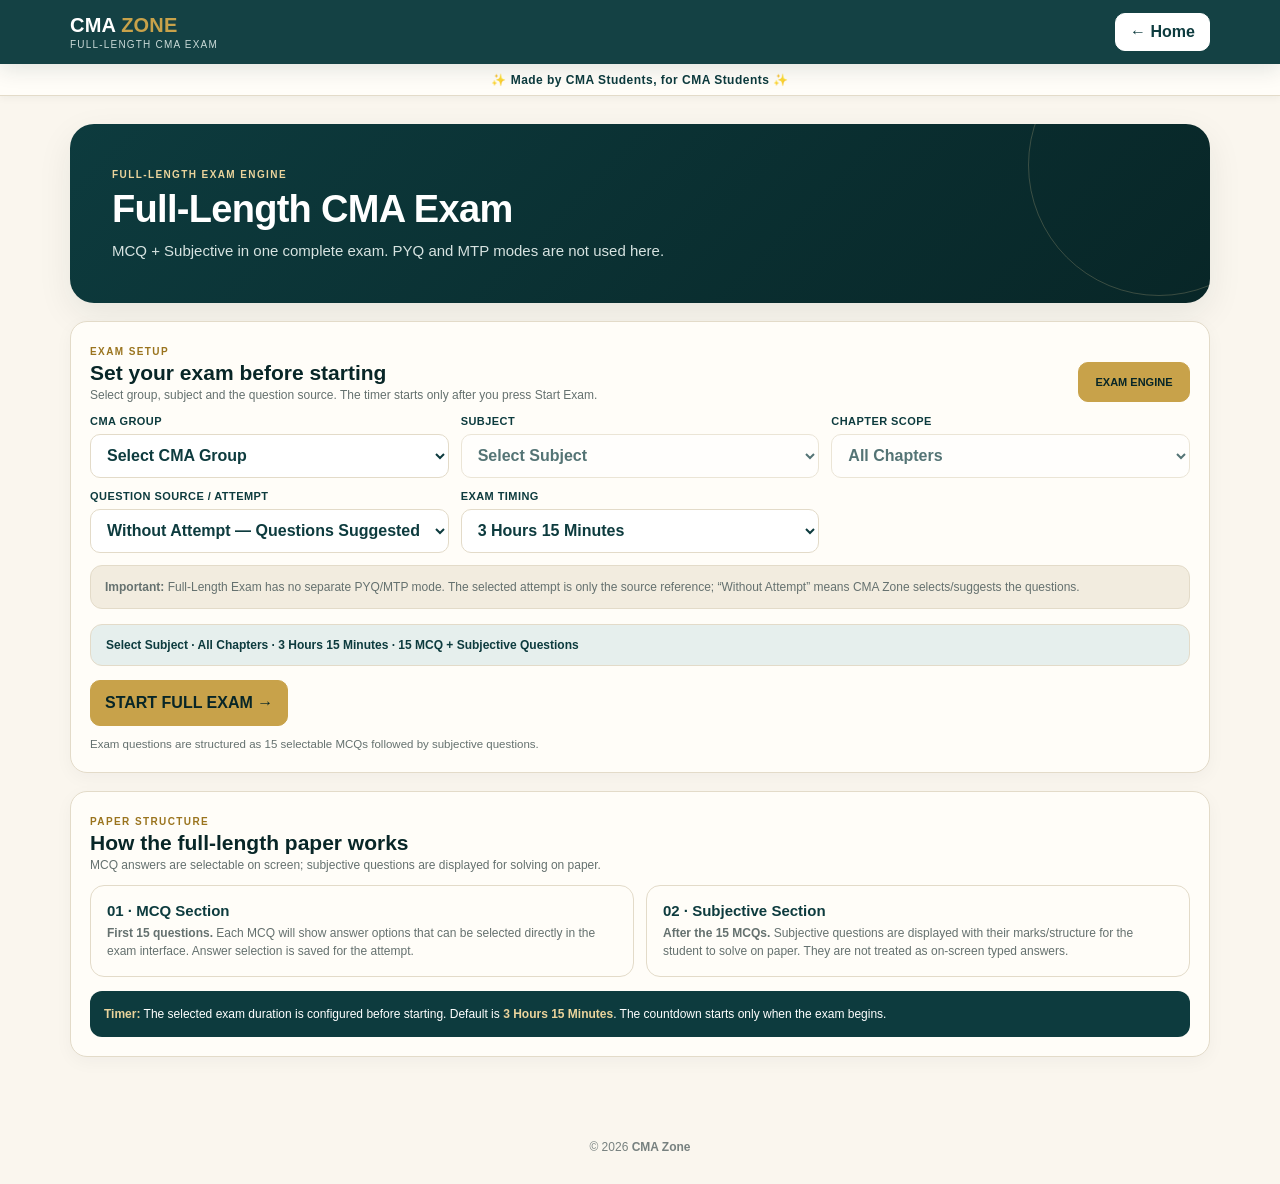
<file: exam-run.html>
<!doctype html><html lang="en"><head><meta charset="UTF-8"><meta name="viewport" content="width=device-width,initial-scale=1,viewport-fit=cover"><meta name="theme-color" content="#0d3b3e"><title>Full-Length Exam · CMA Zone</title><link rel="stylesheet" href="assets/css/theme.css?v=24"></head><body><header class="topbar"><div class="topbar-inner"><div><div class="brand">CMA <span>ZONE</span></div><span class="brand-sub">Full-Length Exam</span></div><div class="session"><button class="btn btn-light" id="exitExam">Exit Exam</button></div></div></header><main><section class="hero"><span class="eyebrow">FULL-LENGTH EXAM</span><h1 id="examTitle">Loading Exam…</h1><p id="examMeta"></p><div id="timer" class="exam-timer">03:15:00</div></section><section class="group-section"><div class="question-navigator-wrap"><div class="question-nav-title">JUMP TO QUESTION / SUB-QUESTION</div><div id="fullExamNavigator" class="question-navigator"></div></div><div id="examProgress" class="mcq-status"></div><div id="questionArea"></div><div class="mcq-round-controls"><button class="btn btn-light" id="prevBtn" type="button">← Previous</button><button class="btn btn-gold" id="nextBtn" type="button">Next →</button></div></section><section id="subjectiveSection" class="group-section"><div class="section-head"><div><span class="eyebrow">SUBJECTIVE SECTION</span><h2>Subjective Questions</h2><p>Scroll through the paper or use the navigator above to jump directly to 3A, 3B, etc.</p></div></div><div id="subjectiveArea" class="subjective-question-list"></div></section></main><script src="assets/js/question-store.js?v=1"></script><script src="assets/js/exam-run.js?v=2"></script></body></html>
</file>
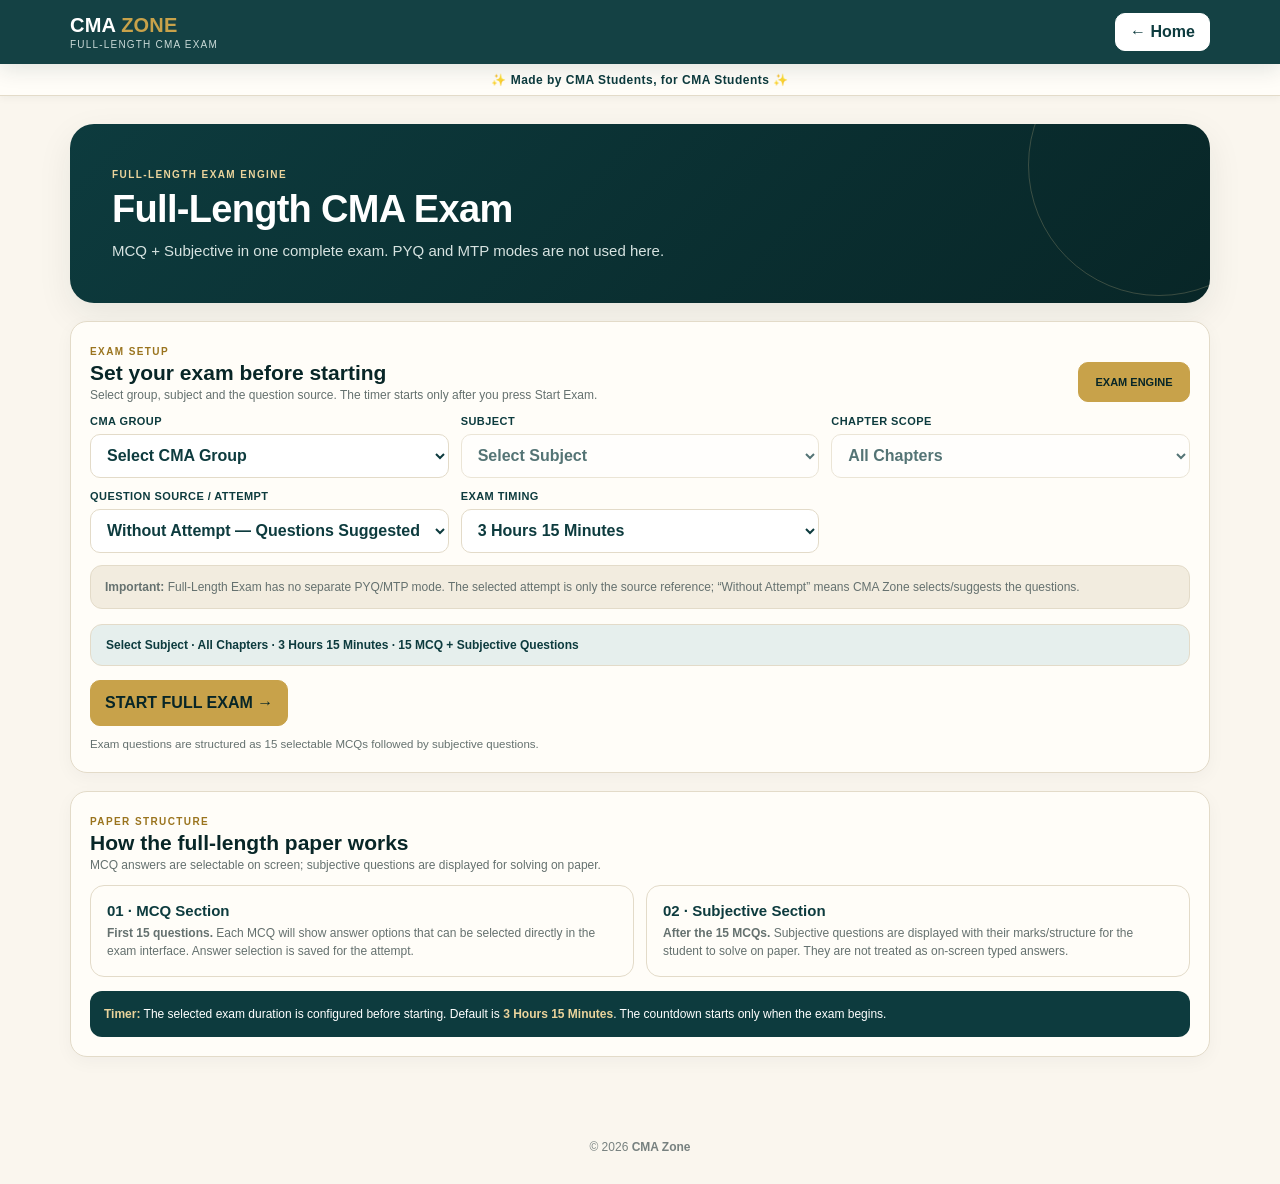
<file: exam.html>
<!doctype html>
<html lang="en">
<head>
<meta charset="UTF-8"><meta name="viewport" content="width=device-width,initial-scale=1,viewport-fit=cover">
<meta name="theme-color" content="#0d3b3e"><title>Full-Length CMA Exam · CMA Zone</title>
<link rel="stylesheet" href="assets/css/theme.css">
</head>
<body>
<header class="topbar"><div class="topbar-inner"><div><div class="brand">CMA <span>ZONE</span></div><span class="brand-sub">Full-Length CMA Exam</span></div><div class="session"><a class="btn btn-light" href="index.html">← Home</a></div></div></header>
<div class="cma-madeby">✨ Made by CMA Students, for CMA Students ✨</div>
<main>
<section class="hero"><span class="eyebrow">FULL-LENGTH EXAM ENGINE</span><h1>Full-Length CMA Exam</h1><p>MCQ + Subjective in one complete exam. PYQ and MTP modes are not used here.</p></section>
<section class="group-section">
<div class="section-head"><div><span class="eyebrow">EXAM SETUP</span><h2>Set your exam before starting</h2><p>Select group, subject and the question source. The timer starts only after you press Start Exam.</p></div><span class="section-index">EXAM ENGINE</span></div>
<div class="exam-setup-grid">
<label class="mcq-field"><span>CMA Group</span><select id="examGroup"><option value="">Select CMA Group</option><option value="foundation">CMA Foundation</option><option value="inter1">CMA Intermediate Group 1</option><option value="inter2">CMA Intermediate Group 2</option><option value="final3">CMA Final Group 3</option><option value="final4">CMA Final Group 4</option></select></label>
<label class="mcq-field"><span>Subject</span><select id="examSubject" disabled><option value="">Select Subject</option></select></label>
<label class="mcq-field"><span>Chapter Scope</span><select id="examChapter" disabled><option value="all">All Chapters</option></select></label>
<label class="mcq-field"><span>Question Source / Attempt</span><select id="examAttempt"><option value="suggested">Without Attempt — Questions Suggested by CMA Zone</option><option>June 2024</option><option>December 2024</option><option>June 2025</option><option>December 2025</option><option>June 2026</option><option>December 2026</option></select></label>
<label class="mcq-field"><span>Exam Timing</span><select id="examDuration"><option value="60">1 Hour</option><option value="120">2 Hours</option><option value="180">3 Hours</option><option value="195" selected>3 Hours 15 Minutes</option><option value="210">3 Hours 30 Minutes</option><option value="240">4 Hours</option></select></label>
</div>
<div class="exam-source-note"><b>Important:</b> Full-Length Exam has no separate PYQ/MTP mode. The selected attempt is only the source reference; “Without Attempt” means CMA Zone selects/suggests the questions.</div>
<div class="subjective-summary" id="examSummary">Select Group and Subject · 3 Hours 15 Minutes · 15 MCQ + Subjective Questions</div>
<button class="btn btn-gold mcq-start" id="startExam">START FULL EXAM →</button>
<div class="mcq-status" id="examStatus">Exam questions are structured as 15 selectable MCQs followed by subjective questions.</div>
</section>

<section class="group-section">
<div class="section-head"><div><span class="eyebrow">PAPER STRUCTURE</span><h2>How the full-length paper works</h2><p>MCQ answers are selectable on screen; subjective questions are displayed for solving on paper.</p></div></div>
<div class="exam-structure">
<div class="exam-structure-card"><h3>01 · MCQ Section</h3><p><b>First 15 questions.</b> Each MCQ will show answer options that can be selected directly in the exam interface. Answer selection is saved for the attempt.</p></div>
<div class="exam-structure-card"><h3>02 · Subjective Section</h3><p><b>After the 15 MCQs.</b> Subjective questions are displayed with their marks/structure for the student to solve on paper. They are not treated as on-screen typed answers.</p></div>
</div>
<div class="exam-ready"><strong>Timer:</strong> The selected exam duration is configured before starting. Default is <strong>3 Hours 15 Minutes</strong>. The countdown starts only when the exam begins.</div>
</section>
</main>
<footer>© 2026 <strong>CMA Zone</strong></footer>
<script src="assets/js/chapter-master.js?v=18"></script><script src="assets/js/question-store.js?v=1"></script>
<script src="assets/js/exam.js?v=22"></script>
</body></html>
</file>
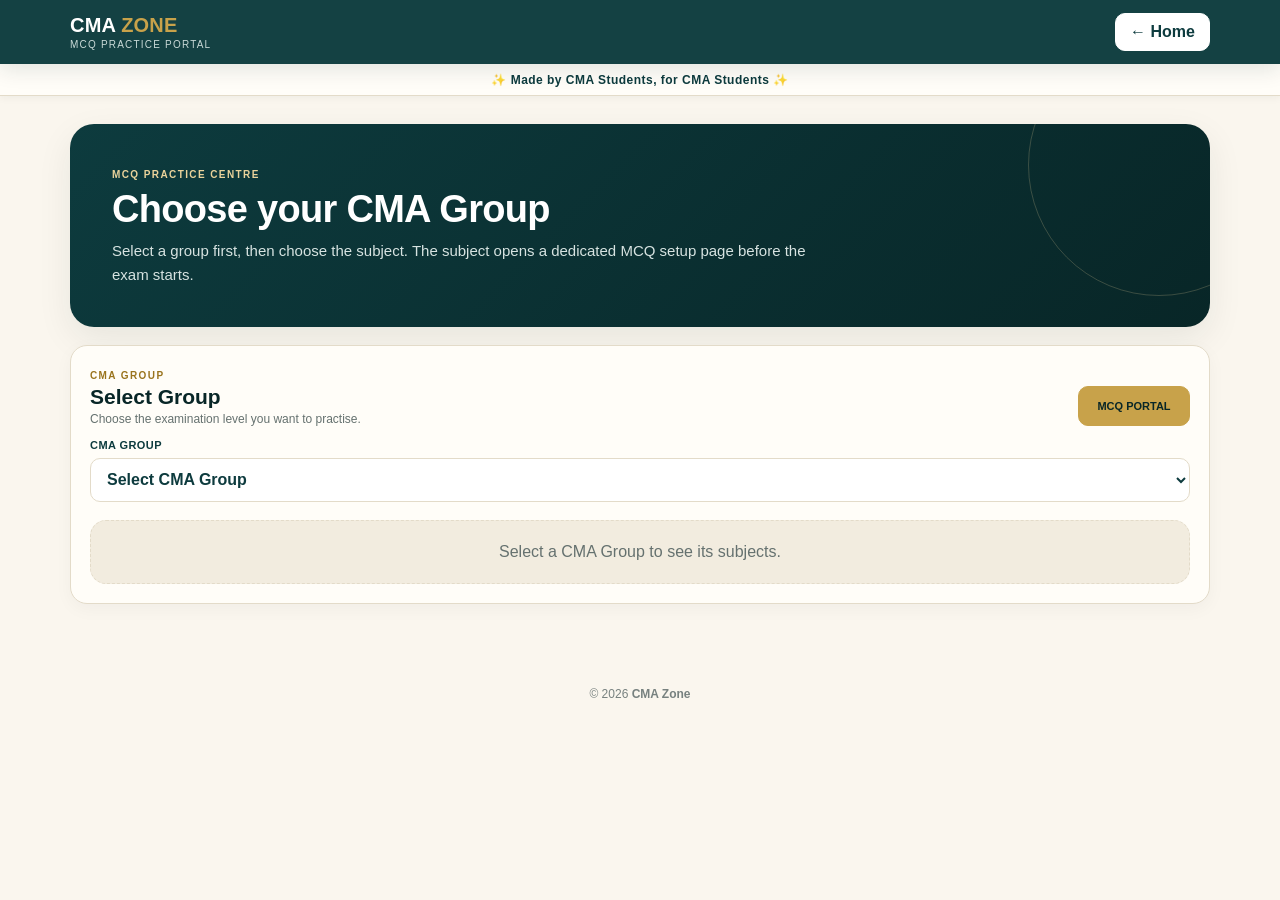
<file: mcq-run.html>
<!doctype html>
<html lang="en">
<head>
<meta charset="UTF-8"><meta name="viewport" content="width=device-width,initial-scale=1,viewport-fit=cover">
<meta name="theme-color" content="#0d3b3e"><title>MCQ Practice · CMA Zone</title>
<link rel="stylesheet" href="assets/css/theme.css?v=24">
</head>
<body>
<header class="topbar"><div class="topbar-inner"><div><div class="brand">CMA <span>ZONE</span></div><span class="brand-sub">MCQ Practice</span></div><div class="session"><a class="btn btn-light" href="mcq.html">← Setup</a></div></div></header>
<div class="cma-madeby">✨ Made by CMA Students, for CMA Students ✨</div>
<main>
<section class="hero"><span class="eyebrow">MCQ PRACTICE ENGINE</span><h1 id="runTitle">Practice Round</h1><p id="runMeta">Loading questions…</p></section>
<section class="group-section exam-run">
<div class="run-head"><div><span class="eyebrow" id="runSource">MCQ BANK</span><h2 id="runSubject">Loading…</h2><p id="runProgress">Question 1</p></div><div class="run-timer" id="runTimer">—</div></div>
<div class="question-navigator-wrap"><div class="question-nav-title">JUMP TO QUESTION</div><div id="questionNavigator" class="question-navigator"></div></div>
<div class="run-question">
<div class="question-no" id="questionNo">Question 1</div>
<div class="question-text" id="questionText">Loading…</div>
<div id="options" class="mcq-options"></div>
<div class="paper-note" id="questionNote" style="display:none"></div>
</div>
<div class="run-tools"><button class="btn btn-light" id="bookmarkCurrent" type="button">☆ Bookmark</button><button class="btn btn-light" id="clearAnswer" type="button">Clear Answer</button></div><div class="run-actions"><button class="btn btn-light" id="prevBtn" type="button">← Previous</button><button class="btn btn-gold" id="nextBtn" type="button">Next →</button></div>
<div class="mcq-status" id="runStatus"></div>
</section>
</main>
<footer>© 2026 <strong>CMA Zone</strong></footer>
<script src="assets/js/question-store.js?v=1"></script><script src="assets/js/mcq-run.js?v=3"></script>
</body></html>
</file>
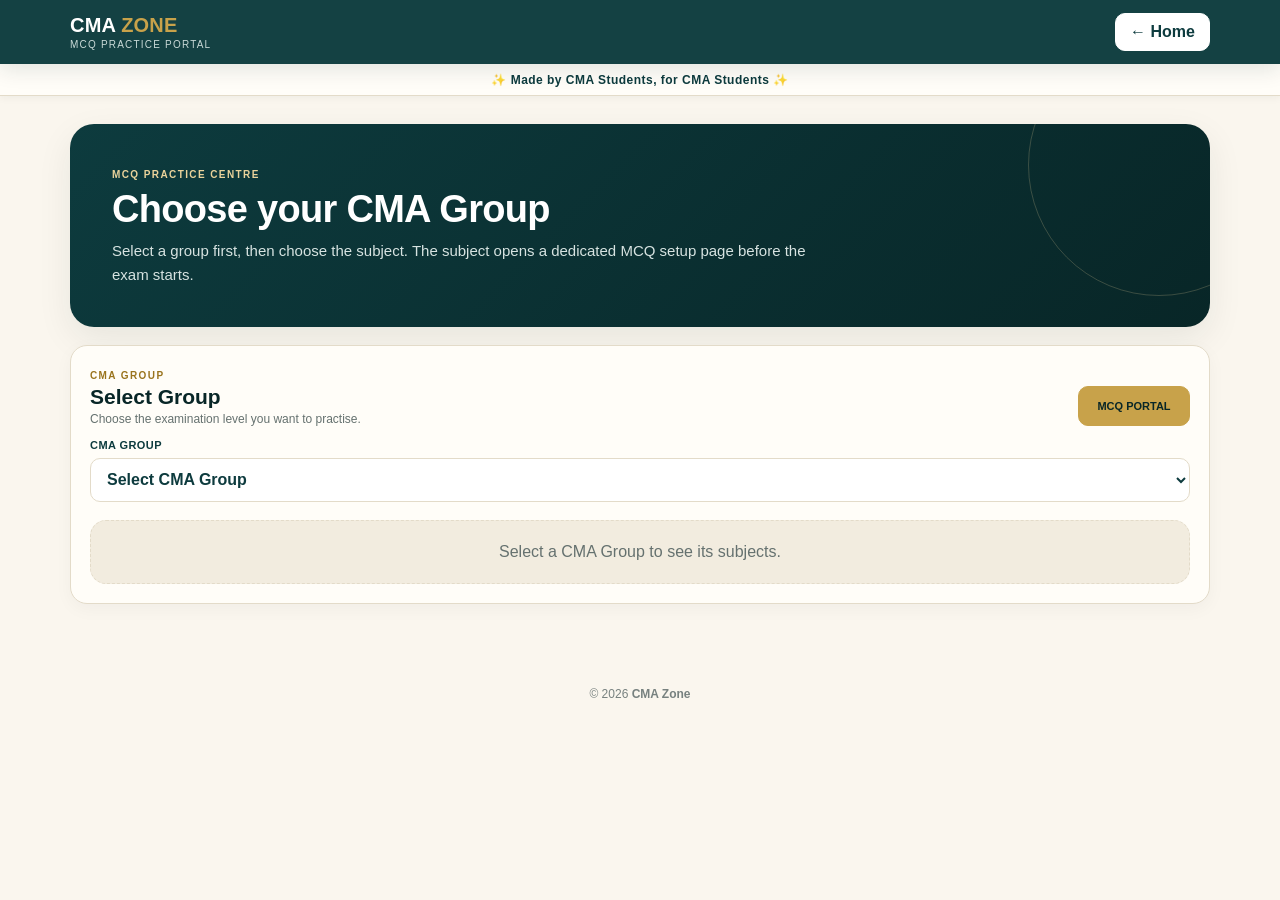
<file: mcq-setup.html>
<!doctype html><html lang="en"><head><meta charset="UTF-8"><meta name="viewport" content="width=device-width,initial-scale=1,viewport-fit=cover"><meta name="theme-color" content="#0d3b3e"><title>MCQ Setup · CMA Zone</title><link rel="stylesheet" href="assets/css/theme.css"></head><body>
<header class="topbar"><div class="topbar-inner"><div><div class="brand">CMA <span>ZONE</span></div><span class="brand-sub">MCQ Practice Portal</span></div><div class="session"><a class="btn btn-light" href="mcq.html">← Subjects</a></div></div></header><div class="cma-madeby">✨ Made by CMA Students, for CMA Students ✨</div>
<main><section class="hero mcq-hero"><span class="eyebrow" id="setupGroup">MCQ PRACTICE</span><h1 id="setupSubject">Loading…</h1><p id="setupMeta">Configure your round, then start the exam on a separate page.</p></section>
<section class="group-section mcq-setup-new"><div class="section-head"><div><span class="eyebrow">EXAM SETUP</span><h2>Choose your practice settings</h2><p>These settings apply only to this subject.</p></div><span class="section-index">SETUP</span></div>
<div class="mcq-four-dropdowns">
<label class="mcq-field"><span>Question Source</span><select id="sourceSelect"><option value="bank">MCQ Bank</option><option value="pyq">PYQ · Previous Year MCQ</option></select></label>
<label class="mcq-field"><span>Chapter</span><select id="chapterSelect"><option value="all">All Chapters</option></select></label>
<label class="mcq-field" id="attemptField"><span>PYQ Attempt</span><select id="attemptSelect"><option value="all">All Attempts</option></select></label>
<label class="mcq-field"><span>Timer</span><select id="timerMode"><option value="none">Off</option><option value="whole:20">20 Minutes</option><option value="whole:30">30 Minutes</option><option value="whole:45">45 Minutes</option><option value="whole:60">60 Minutes</option><option value="whole:90">90 Minutes</option><option value="question:60">60 Seconds / Question</option><option value="question:90">90 Seconds / Question</option><option value="question:120">120 Seconds / Question</option></select></label>
</div>
<div class="mcq-round-controls"><div><span>Number of Questions</span><div class="mcq-stepper"><button id="minusQ" type="button">−</button><b id="questionCount">20</b><button id="plusQ" type="button">+</button></div></div><div><span>Question Order</span><select id="orderSelect"><option value="random">Random</option><option value="same">Same Order</option></select></div></div>
<div class="mcq-quick-tools"><button id="wrongBtn" class="btn btn-light" type="button">↻ Reattempt Wrong (0)</button><button id="bookmarkBtn" class="btn btn-light" type="button">★ Bookmarked (0)</button></div>
<div class="mcq-summary" id="setupSummary"></div><div class="mcq-status" id="dataStatus"></div><button class="btn btn-gold mcq-start mcq-start-wide" id="startPractice" type="button">START PRACTICE ROUND →</button></section></main>
<footer>© 2026 <strong>CMA Zone</strong></footer><script src="assets/js/question-store.js?v=1"></script><script src="assets/js/chapter-master.js?v=18"></script><script src="assets/js/mcq-setup.js?v=3"></script></body></html>
</file>
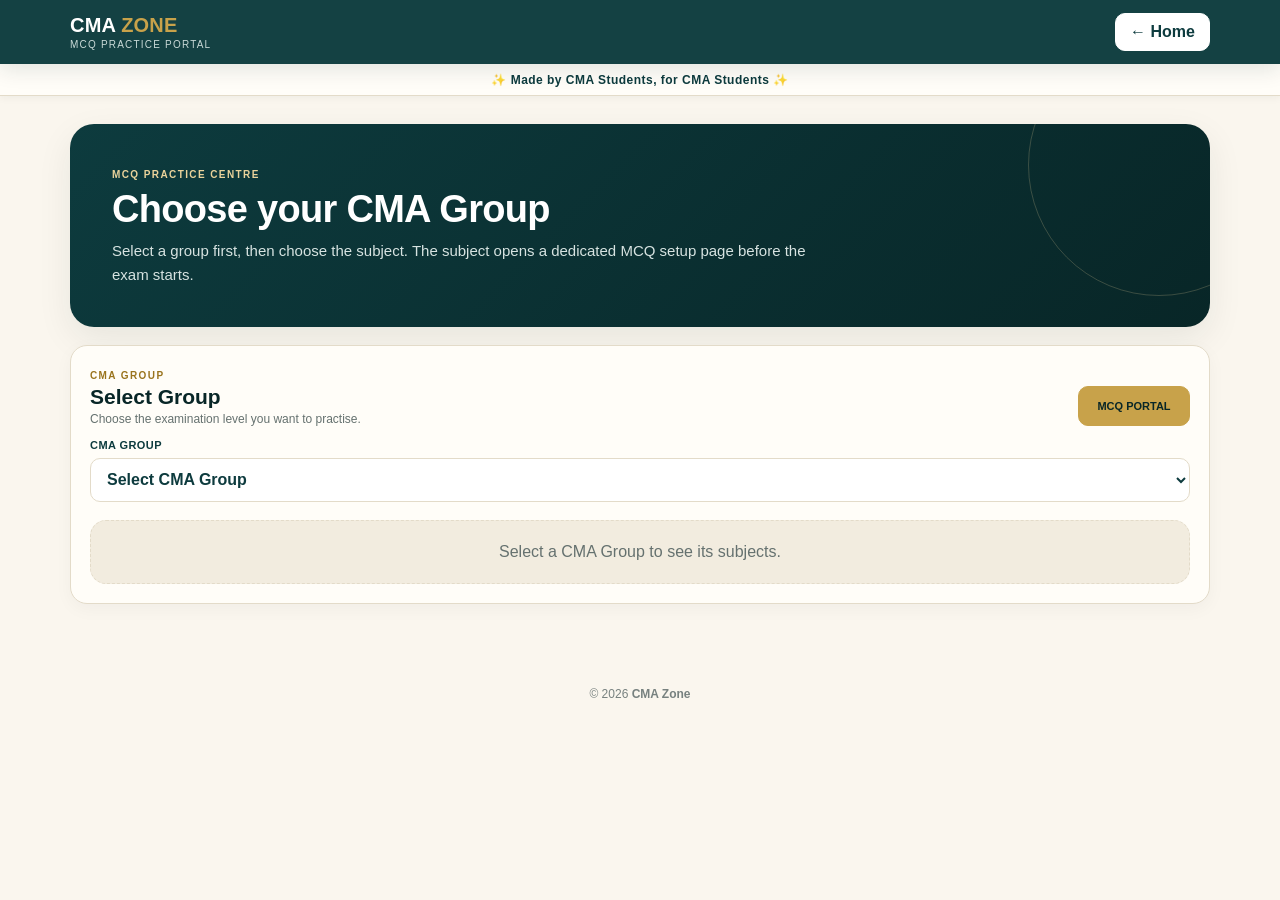
<file: mcq.html>
<!doctype html><html lang="en"><head><meta charset="UTF-8"><meta name="viewport" content="width=device-width,initial-scale=1,viewport-fit=cover"><meta name="theme-color" content="#0d3b3e"><title>MCQ Portal · CMA Zone</title><link rel="stylesheet" href="assets/css/theme.css"></head><body>
<header class="topbar"><div class="topbar-inner"><div><div class="brand">CMA <span>ZONE</span></div><span class="brand-sub">MCQ Practice Portal</span></div><div class="session"><a class="btn btn-light" href="index.html">← Home</a></div></div></header>
<div class="cma-madeby">✨ Made by CMA Students, for CMA Students ✨</div>
<main>
<section class="hero mcq-hero"><span class="eyebrow">MCQ PRACTICE CENTRE</span><h1>Choose your CMA Group</h1><p>Select a group first, then choose the subject. The subject opens a dedicated MCQ setup page before the exam starts.</p></section>
<section class="group-section mcq-group-picker"><div class="section-head"><div><span class="eyebrow">CMA GROUP</span><h2>Select Group</h2><p>Choose the examination level you want to practise.</p></div><span class="section-index">MCQ PORTAL</span></div>
<label class="mcq-field mcq-group-select"><span>CMA Group</span><select id="groupSelect"><option value="">Select CMA Group</option><option value="foundation">CMA Foundation</option><option value="inter1">CMA Intermediate Group 1</option><option value="inter2">CMA Intermediate Group 2</option><option value="final3">CMA Final Group 3</option><option value="final4">CMA Final Group 4</option></select></label>
<div id="subjectCards" class="mcq-subject-cards"><div class="mcq-empty-state">Select a CMA Group to see its subjects.</div></div></section>
</main><footer>© 2026 <strong>CMA Zone</strong></footer>
<script src="assets/js/chapter-master.js?v=18"></script><script src="assets/js/mcq-group.js?v=1"></script></body></html>
</file>
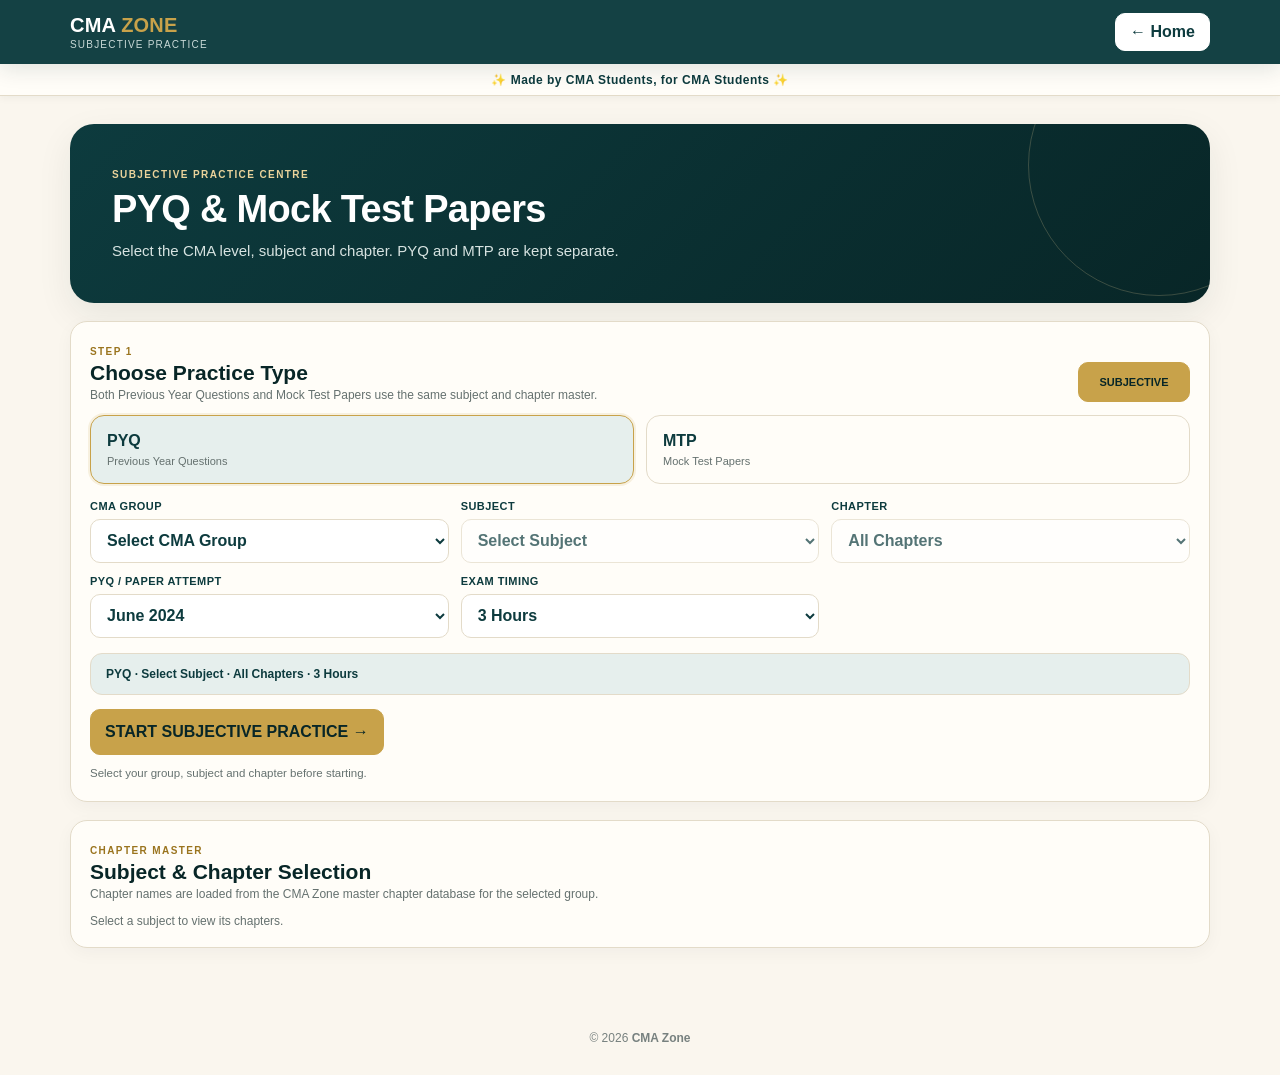
<file: subjective-run.html>
<!doctype html><html lang="en"><head><meta charset="UTF-8"><meta name="viewport" content="width=device-width,initial-scale=1,viewport-fit=cover"><meta name="theme-color" content="#0d3b3e"><title>Subjective Practice · CMA Zone</title><link rel="stylesheet" href="assets/css/theme.css?v=24"></head><body>
<header class="topbar"><div class="topbar-inner"><div><div class="brand">CMA <span>ZONE</span></div><span class="brand-sub">Subjective Practice</span></div><div class="session"><a class="btn btn-light" href="subjective.html">← Setup</a></div></div></header>
<div class="cma-madeby">✨ Made by CMA Students, for CMA Students ✨</div>
<main>
<section class="hero"><span class="eyebrow">SUBJECTIVE PRACTICE ENGINE</span><h1 id="title">Subjective Practice</h1><p id="meta">Loading questions…</p></section>
<section class="group-section subjective-paper">
  <div class="subjective-paper-head">
    <div><span class="eyebrow" id="src"></span><h2>Question Paper</h2><p id="paperInfo"></p></div>
    <div class="run-timer" id="timer">00:00</div>
  </div>
  <div class="question-navigator-wrap subjective-navigator-wrap"><div class="question-nav-title">JUMP TO QUESTION / SUB-QUESTION</div><div id="subjectiveNavigator" class="question-navigator"></div></div>
  <div id="qList" class="subjective-question-list"></div>
  <div class="subjective-submit-bar">
    <span id="status" class="mcq-status"></span>
    <button class="btn btn-gold" id="submit">SUBMIT PAPER</button>
  </div>
</section>
</main>
<footer>© 2026 <strong>CMA Zone</strong></footer>
<script src="assets/js/question-store.js?v=1"></script><script src="assets/js/subjective-run.js?v=4"></script>
</body></html>
</file>
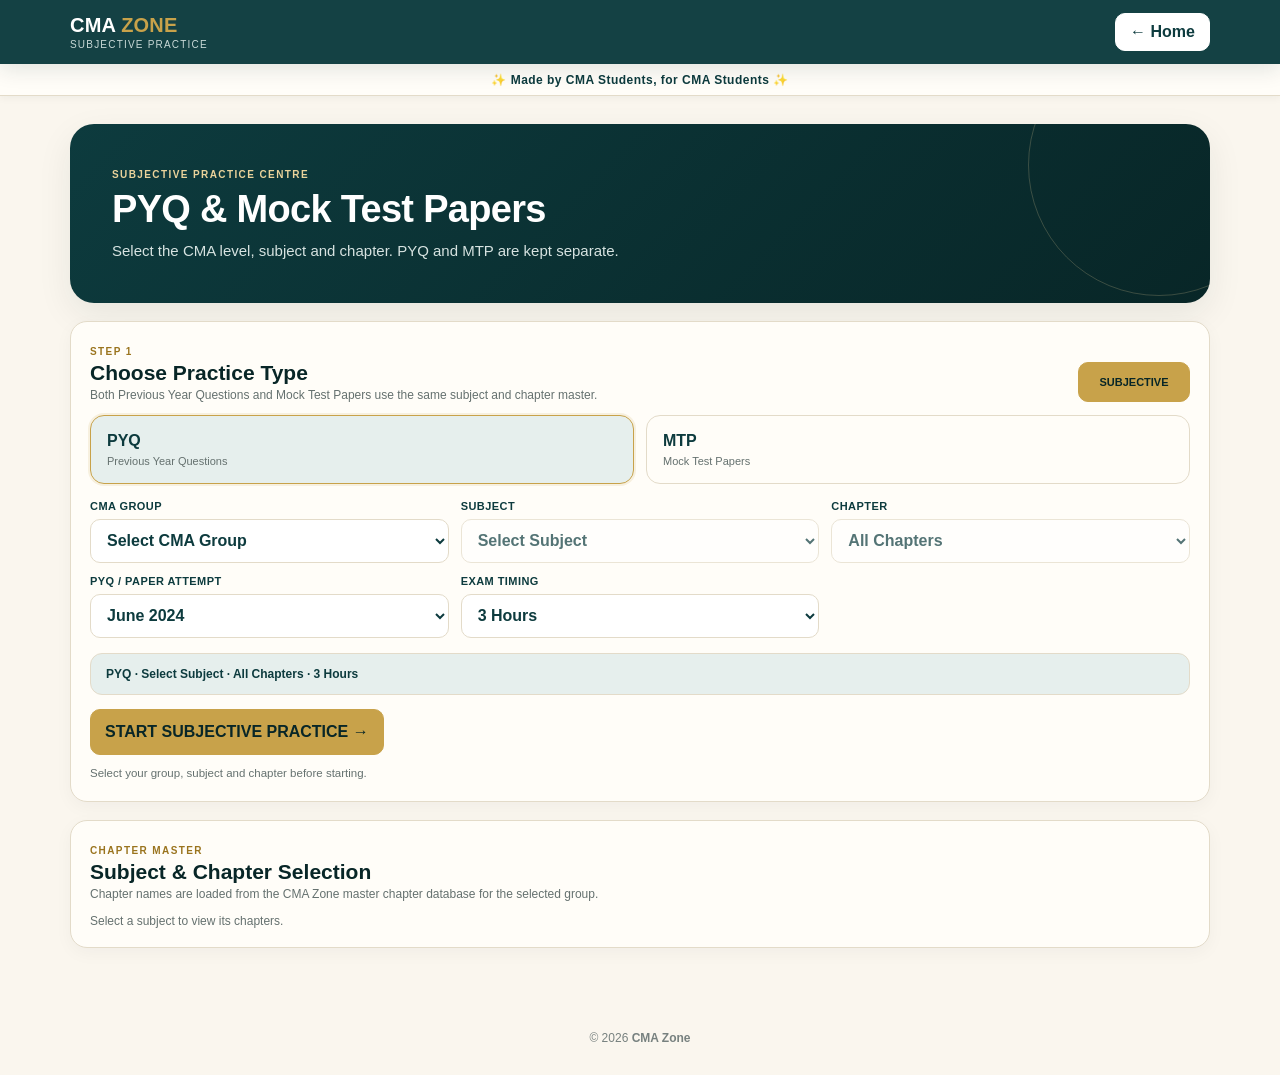
<file: subjective.html>
<!doctype html>
<html lang="en">
<head>
<meta charset="UTF-8"><meta name="viewport" content="width=device-width,initial-scale=1,viewport-fit=cover">
<meta name="theme-color" content="#0d3b3e"><title>Subjective Practice · CMA Zone</title>
<link rel="stylesheet" href="assets/css/theme.css">
</head>
<body>
<header class="topbar"><div class="topbar-inner"><div><div class="brand">CMA <span>ZONE</span></div><span class="brand-sub">Subjective Practice</span></div><div class="session"><a class="btn btn-light" href="index.html">← Home</a></div></div></header>
<div class="cma-madeby">✨ Made by CMA Students, for CMA Students ✨</div>
<main>
<section class="hero"><span class="eyebrow">SUBJECTIVE PRACTICE CENTRE</span><h1>PYQ & Mock Test Papers</h1><p>Select the CMA level, subject and chapter. PYQ and MTP are kept separate.</p></section>

<section class="group-section subjective-setup">
 <div class="section-head"><div><span class="eyebrow">STEP 1</span><h2>Choose Practice Type</h2><p>Both Previous Year Questions and Mock Test Papers use the same subject and chapter master.</p></div><span class="section-index">SUBJECTIVE</span></div>
 <div class="subjective-mode-grid">
  <button class="subjective-mode active" data-mode="pyq"><b>PYQ</b><span>Previous Year Questions</span></button>
  <button class="subjective-mode" data-mode="mtp"><b>MTP</b><span>Mock Test Papers</span></button>
 </div>
 <div class="subjective-form-grid">
  <label class="mcq-field"><span>CMA Group</span><select id="groupSelect"><option value="">Select CMA Group</option><option value="foundation">CMA Foundation</option><option value="inter1">CMA Intermediate Group 1</option><option value="inter2">CMA Intermediate Group 2</option><option value="final3">CMA Final Group 3</option><option value="final4">CMA Final Group 4</option></select></label>
  <label class="mcq-field"><span>Subject</span><select id="subjectSelect" disabled><option value="">Select Subject</option></select></label>
  <label class="mcq-field"><span>Chapter</span><select id="chapterSelect" disabled><option value="all">All Chapters</option></select></label>
  <label class="mcq-field" id="attemptWrap"><span>PYQ / Paper Attempt</span><select id="attemptSelect"><option>June 2024</option><option>December 2024</option><option>June 2025</option><option>December 2025</option><option>June 2026</option><option>December 2026</option></select></label>
  <label class="mcq-field"><span>Exam Timing</span><select id="durationSelect"><option value="60">1 Hour</option><option value="90">1 Hour 30 Minutes</option><option value="120">2 Hours</option><option value="150">2 Hours 30 Minutes</option><option value="180" selected>3 Hours</option><option value="195">3 Hours 15 Minutes</option><option value="210">3 Hours 30 Minutes</option><option value="240">4 Hours</option></select></label>
 </div>
 <div class="subjective-summary" id="subjectiveSummary">PYQ · Select a group and subject · All Chapters · 3 Hours</div>
 <button class="btn btn-gold mcq-start" id="startSubjective">START SUBJECTIVE PRACTICE →</button>
 <div class="mcq-status" id="subjectiveStatus">Select your group, subject and chapter before starting.</div>
</section>

<section class="group-section">
 <div class="section-head"><div><span class="eyebrow">CHAPTER MASTER</span><h2>Subject & Chapter Selection</h2><p>Chapter names are loaded from the CMA Zone master chapter database for the selected group.</p></div></div>
 <div id="chapterPreview" class="subjective-chapter-preview"><span>Select a subject to view its chapters.</span></div>
</section>
</main>
<footer>© 2026 <strong>CMA Zone</strong></footer>
<script src="assets/js/chapter-master.js?v=18"></script><script src="assets/js/question-store.js?v=1"></script>
<script src="assets/js/subjective.js?v=21"></script>
</body></html>
</file>
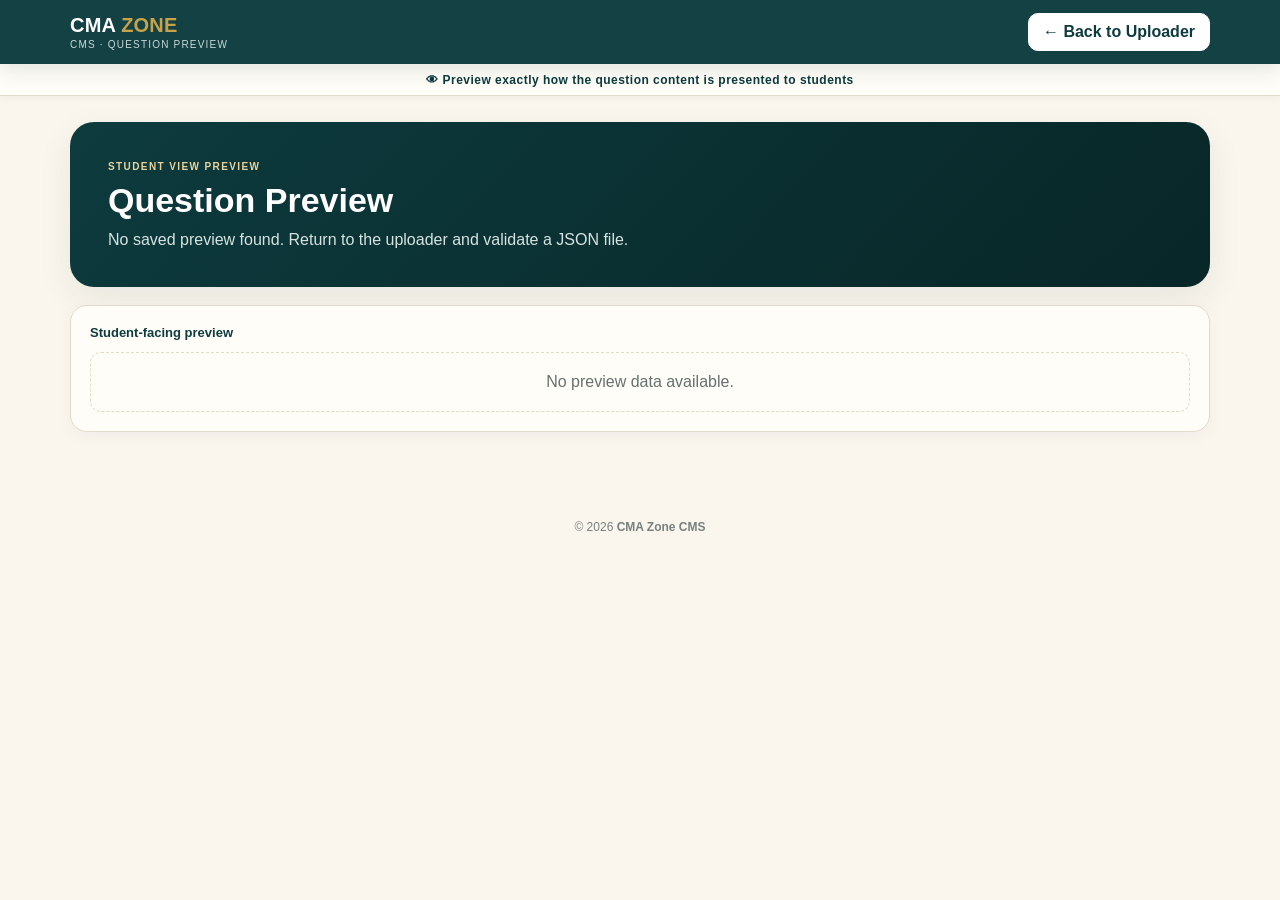
<file: admin/question-preview.html>
<!doctype html><html lang="en"><head><meta charset="utf-8"><meta name="viewport" content="width=device-width,initial-scale=1"><title>Question Preview · CMA Zone CMS</title><link rel="stylesheet" href="../assets/css/theme.css"><link rel="stylesheet" href="admin.css"></head><body>
<header class="topbar"><div class="topbar-inner"><div><div class="brand">CMA <span>ZONE</span></div><span class="brand-sub">CMS · QUESTION PREVIEW</span></div><div class="session"><a class="btn btn-light" href="index.html">← Back to Uploader</a></div></div></header>
<div class="cma-madeby">👁 Preview exactly how the question content is presented to students</div>
<main class="admin-shell"><section class="admin-hero"><span class="eyebrow">STUDENT VIEW PREVIEW</span><h1>Question Preview</h1><p id="previewMeta">Loading saved JSON preview…</p></section>
<section class="admin-section"><div class="preview-toolbar"><strong>Student-facing preview</strong><span id="previewCount"></span></div><div id="previewList" class="student-preview-list"></div></section></main><footer>© 2026 <strong>CMA Zone CMS</strong></footer><script src="../assets/js/chapter-master.js?v=18"></script><script src="question-preview.js?v=1"></script></body></html>
</file>
<file: assets/css/theme.css>
:root{--cream:#faf6ee;--paper:#fffdf8;--paper2:#f2ecdf;--teal:#0d3b3e;--teal-dark:#082627;--teal-soft:#e6efed;--gold:#c8a24a;--gold-light:#ead39b;--text:#22302f;--muted:#65716f;--border:#e3dbc9;--good:#2f6d3f;--good-bg:#e4efe2;--danger:#b3261e;--danger-bg:#fdecea;--shadow:0 12px 35px rgba(8,38,39,.08)}
*{box-sizing:border-box}html{scroll-behavior:smooth}body{margin:0;font-family:Inter,'Segoe UI',Roboto,Arial,sans-serif;background:var(--cream);color:var(--text);min-height:100vh;-webkit-font-smoothing:antialiased}a{color:inherit;text-decoration:none}button,input,select{font:inherit}button{cursor:pointer}
.cma-update-strip{margin:10px auto 16px;max-width:1180px;padding:9px 13px;border:1px solid var(--border);border-radius:12px;background:var(--paper2);color:var(--teal);font-size:11.5px;font-weight:800;display:flex;align-items:center;justify-content:center;gap:8px;text-align:center;box-shadow:0 3px 10px rgba(8,56,58,.04)}.cma-update-strip b{color:#9a741e;letter-spacing:.06em}
.cma-madeby{width:100%;text-align:center;background:var(--paper);color:var(--teal);padding:9px 12px 8px;font-size:12px;font-weight:850;letter-spacing:.04em;border-bottom:1px solid var(--border);box-shadow:0 2px 8px rgba(8,38,39,.05)}
.topbar{position:sticky;top:0;z-index:50;background:rgba(13,59,62,.97);color:#fff;box-shadow:0 5px 22px rgba(8,38,39,.12)}.topbar-inner{max-width:1180px;margin:auto;padding:13px 20px;display:flex;align-items:center;justify-content:space-between;gap:16px}.brand{font-size:20px;font-weight:850;letter-spacing:.2px}.brand span{color:var(--gold)}.brand-sub{display:block;font-size:10px;letter-spacing:.12em;text-transform:uppercase;color:#c9d9d7;margin-top:2px}.session{display:flex;align-items:center;gap:8px}.nav-email{max-width:240px;white-space:nowrap;overflow:hidden;text-overflow:ellipsis;background:rgba(255,255,255,.09);border:1px solid rgba(255,255,255,.12);padding:8px 12px;border-radius:999px;color:var(--gold-light);font-size:12px}
.btn{border:1px solid var(--border);border-radius:10px;padding:9px 14px;font-weight:800;background:transparent;color:var(--teal)}.btn-light{background:#fff;border-color:#fff}.btn-gold{background:var(--gold);border-color:var(--gold);color:var(--teal-dark)}.btn-ghost{background:rgba(255,255,255,.08);border-color:rgba(255,255,255,.16);color:#fff}
main{max-width:1180px;margin:auto;padding:28px 20px 65px}.hero{position:relative;overflow:hidden;background:linear-gradient(135deg,var(--teal),var(--teal-dark));color:#fff;border-radius:24px;padding:40px 42px;margin-bottom:18px;box-shadow:var(--shadow)}.hero:after{content:"";position:absolute;width:260px;height:260px;border:1px solid rgba(234,211,155,.22);border-radius:50%;right:-80px;top:-90px}.hero .eyebrow{color:var(--gold-light)}.hero h1{position:relative;z-index:1;margin:7px 0 8px;font-size:38px;line-height:1.1;letter-spacing:-.7px}.hero p{position:relative;z-index:1;margin:0;max-width:700px;color:#d7e3e1;line-height:1.6;font-size:15px}.hero-actions{display:flex;gap:9px;flex-wrap:wrap;margin-top:22px;position:relative;z-index:1}.hero-pill{display:inline-flex;align-items:center;gap:7px;border:1px solid rgba(255,255,255,.18);background:rgba(255,255,255,.08);padding:8px 11px;border-radius:999px;font-size:12px;font-weight:750;color:#edf4f3}
.dashboard{display:grid;grid-template-columns:1.4fr 1fr;gap:14px;margin:18px 0}.info-card,.access-card,.group-section,.support,.offer-box{background:var(--paper);border:1px solid var(--border);border-radius:17px;box-shadow:0 5px 18px rgba(8,38,39,.04)}.info-card,.access-card{padding:18px}.info-card h3,.access-title{margin:0 0 6px;color:var(--teal);font-size:15px;font-weight:850}.info-card p,.access-sub{margin:0;color:var(--muted);font-size:13px;line-height:1.55}.access-tags{display:flex;gap:7px;flex-wrap:wrap;margin-top:11px}.access-tag{background:var(--teal-soft);color:var(--teal);padding:6px 9px;border-radius:999px;font-size:11px;font-weight:800}
.offer-box{padding:16px 18px;margin:12px 0;display:flex;align-items:center;justify-content:space-between;gap:15px}.offer-copy strong{color:var(--teal);font-size:15px}.offer-price{display:flex;align-items:baseline;gap:9px}.offer-price .old{text-decoration:line-through;color:#8b9290;font-size:14px}.offer-price .new{font-size:24px;color:var(--teal);font-weight:900}
.group-section{padding:19px;margin:18px 0}.section-head{display:flex;align-items:flex-end;justify-content:space-between;gap:12px;margin-bottom:13px}.subjective-head{align-items:flex-end;flex-direction:row}.subjective-head .section-index{margin-top:0;display:grid;width:auto;max-width:none;height:40px;min-height:40px;padding:0 13px;white-space:normal;overflow-wrap:normal;word-break:normal;text-align:center;line-height:1.15}.section-head h2{margin:2px 0 3px;color:var(--teal-dark);font-size:21px}.section-head p{margin:3px 0 0;color:var(--muted);font-size:12px}.eyebrow{font-size:10px;font-weight:900;letter-spacing:.14em;text-transform:uppercase;color:#9a741e}.section-index{min-width:112px;height:40px;padding:0 13px;border-radius:10px;display:grid;place-items:center;background:var(--gold);color:var(--teal-dark);font-size:11px;font-weight:900;border:1px solid var(--gold);white-space:nowrap}
.grid{display:grid;grid-template-columns:repeat(auto-fit,minmax(260px,1fr));gap:11px}.subject-card{display:flex;align-items:center;gap:13px;text-decoration:none;background:var(--paper);border:1px solid var(--border);border-radius:17px;padding:18px 19px;transition:.18s ease;min-height:125px;box-shadow:0 5px 18px rgba(8,38,39,.04)}.subject-card:hover{transform:translateY(-2px);border-color:#d1c092;box-shadow:0 10px 24px rgba(8,38,39,.08)}.card-icon{width:43px;height:43px;flex:0 0 43px;border-radius:13px;display:grid;place-items:center;background:var(--paper2);color:var(--teal);font-weight:900;font-size:13px}.card-copy{min-width:0;flex:1}.card-copy h3{margin:0 0 6px;color:var(--teal);font-size:15px;line-height:1.3}.card-copy p{margin:0;color:var(--muted);font-size:12px;line-height:1.5}.arrow{color:#9a741e;font-size:11px;font-weight:900;white-space:nowrap}
.support{margin-top:18px;padding:18px;display:flex;align-items:center;justify-content:space-between;gap:16px}.support h3{margin:0 0 4px;color:var(--teal);font-size:15px}.support p{margin:0;color:var(--muted);font-size:12.5px}.support-actions{display:flex;gap:8px;flex-wrap:wrap}.support-actions a{padding:9px 11px;border-radius:9px;background:#fff;border:1px solid var(--border);font-size:12px;font-weight:800;color:var(--teal)}
footer{max-width:1180px;margin:auto;padding:0 20px 30px;text-align:center;color:#77817f;font-size:12px}.hidden{display:none!important}
@media(max-width:760px){.dashboard{grid-template-columns:1fr}.hero{padding:31px 24px}.hero h1{font-size:30px}.support{flex-direction:column;align-items:flex-start}}@media(max-width:560px){.cma-update-strip{margin:8px 8px 12px;font-size:10.5px;gap:6px}.topbar-inner{padding:11px 13px}.brand{font-size:17px}.brand-sub{display:none}.nav-email{display:none}main{padding:18px 13px 48px}.hero{border-radius:19px;padding:27px 20px}.hero h1{font-size:27px}.grid{grid-template-columns:1fr}.group-section{padding:16px}.subject-card{min-height:82px;padding:16px}.card-copy h3{font-size:14px}.section-index{min-width:105px;font-size:10px}}


/* MCQ Portal */
.mcq-hero{margin-bottom:18px}.mcq-setup{overflow:hidden}.mcq-form-grid{display:grid;grid-template-columns:repeat(3,minmax(0,1fr));gap:12px}.mcq-field{display:flex;flex-direction:column;gap:7px}.mcq-field>span{font-size:11px;font-weight:900;letter-spacing:.04em;text-transform:uppercase;color:var(--teal)}.mcq-field select{width:100%;min-height:44px;padding:11px 12px;background:#fff;border:1px solid var(--border);border-radius:10px;color:var(--teal);font-weight:750;outline:none}.mcq-field select:focus{border-color:var(--gold);box-shadow:0 0 0 3px rgba(200,162,74,.12)}.timer-options{display:none;align-items:end;gap:14px;margin-top:12px;padding:13px;border:1px solid var(--border);border-radius:13px;background:var(--paper2)}.timer-options.is-active{display:flex}.timer-options .mcq-field{width:260px}.timer-note{padding-bottom:12px;color:var(--muted);font-size:12px}.mcq-summary{margin-top:15px;padding:13px 15px;border:1px solid var(--border);border-radius:12px;background:var(--teal-soft);color:var(--teal);display:flex;gap:9px;align-items:center;flex-wrap:wrap}.mcq-summary strong{font-size:12px}.mcq-summary span{font-size:12px;color:var(--muted)}.mcq-start{margin-top:14px;min-height:46px}.mcq-status{margin-top:10px;color:var(--muted);font-size:11.5px;line-height:1.5}.mcq-status.is-ready{color:var(--good);font-weight:800}.mcq-rules{background:var(--paper)}.mcq-rule-grid{display:grid;grid-template-columns:repeat(4,minmax(0,1fr));gap:10px}.mcq-rule{padding:14px;border:1px solid var(--border);border-radius:12px;background:var(--paper2);display:flex;flex-direction:column;gap:5px}.mcq-rule b{color:var(--teal);font-size:12px}.mcq-rule span{color:var(--muted);font-size:11.5px;line-height:1.45}.mcq-field#attemptField{display:none}.mcq-field#attemptField.is-visible{display:flex}@media(max-width:850px){.mcq-form-grid{grid-template-columns:repeat(2,minmax(0,1fr))}.mcq-rule-grid{grid-template-columns:repeat(2,minmax(0,1fr))}}@media(max-width:560px){.mcq-form-grid{grid-template-columns:1fr}.timer-options.is-active{flex-direction:column;align-items:stretch}.timer-options .mcq-field{width:100%}.mcq-rule-grid{grid-template-columns:1fr}.mcq-start{width:100%}}

/* Subjective + Full Exam setup */
.subjective-mode-grid{display:grid;grid-template-columns:repeat(2,minmax(0,1fr));gap:12px;margin-bottom:16px}.subjective-mode{border:1px solid var(--border);background:var(--paper);border-radius:14px;padding:16px;text-align:left;cursor:pointer;color:var(--teal);display:flex;flex-direction:column;gap:5px}.subjective-mode.active{border-color:var(--gold);background:var(--teal-soft);box-shadow:0 0 0 2px rgba(200,162,74,.14)}.subjective-mode b{font-size:16px}.subjective-mode span{font-size:11px;color:var(--muted)}.subjective-form-grid{display:grid;grid-template-columns:repeat(3,minmax(0,1fr));gap:12px}.subjective-summary{margin-top:15px;padding:13px 15px;border:1px solid var(--border);border-radius:12px;background:var(--teal-soft);color:var(--teal);font-size:12px;font-weight:800}.subjective-chapter-preview{display:grid;grid-template-columns:repeat(2,minmax(0,1fr));gap:9px}.chapter-chip{display:flex;align-items:center;gap:10px;padding:12px;border:1px solid var(--border);border-radius:11px;background:var(--paper2);color:var(--teal)}.chapter-chip b{font-size:10px;color:#9a741e}.chapter-chip span{font-size:11.5px;line-height:1.35}.subjective-chapter-preview>span{color:var(--muted);font-size:12px}.exam-setup-grid{display:grid;grid-template-columns:repeat(3,minmax(0,1fr));gap:12px}.exam-source-note{margin-top:12px;padding:12px 14px;border:1px solid var(--border);border-radius:12px;background:var(--paper2);color:var(--muted);font-size:12px;line-height:1.5}.exam-structure{display:grid;grid-template-columns:1fr 1fr;gap:12px}.exam-structure-card{padding:16px;border:1px solid var(--border);border-radius:14px;background:var(--paper)}.exam-structure-card h3{margin:0 0 5px;color:var(--teal);font-size:15px}.exam-structure-card p{margin:0;color:var(--muted);font-size:12px;line-height:1.5}.exam-ready{margin-top:14px;padding:14px;border-radius:12px;background:var(--teal);color:#fff;font-size:12px;line-height:1.5}.exam-ready strong{color:var(--gold-light)}
@media(max-width:850px){.subjective-form-grid,.exam-setup-grid{grid-template-columns:repeat(2,minmax(0,1fr))}.subjective-chapter-preview,.exam-structure{grid-template-columns:1fr}}@media(max-width:560px){.subjective-mode-grid,.subjective-form-grid,.exam-setup-grid{grid-template-columns:1fr}.subjective-chapter-preview{grid-template-columns:1fr}}

/* Firebase Authentication */
.admin-auth-gate{max-width:560px;margin:55px auto;padding:30px 24px;text-align:center;background:var(--paper);border:1px solid var(--border);border-radius:18px;box-shadow:var(--shadow)}.admin-auth-gate h2{margin:0 0 8px;color:var(--teal)}.admin-auth-gate p{color:var(--muted);font-size:13px;line-height:1.5}.admin-auth-gate #adminAuthMessage{margin-top:12px;color:var(--danger);font-size:12px;line-height:1.5}
@media(max-width:560px){.session{gap:5px}.session .btn{padding:8px 10px;font-size:11px}}
.auth-card{max-width:520px;margin:70px auto;padding:34px 28px;text-align:center;background:var(--paper);border:1px solid var(--border);border-radius:20px;box-shadow:var(--shadow)}.auth-card h1{margin:7px 0;color:var(--teal-dark);font-size:30px}.auth-card p{margin:0 0 22px;color:var(--muted);font-size:13px;line-height:1.55}.auth-google-btn{min-width:220px}.auth-message{margin-top:14px;color:var(--muted);font-size:12px}.nav-email{display:inline-flex!important;align-items:center;max-width:260px;white-space:nowrap;overflow:hidden;text-overflow:ellipsis}@media(max-width:560px){.nav-email{max-width:145px;font-size:10px;padding:7px 9px}.auth-card{margin:45px 13px;padding:28px 20px}}
/* Selector interaction hardening */
.subjective-mode-grid,.subjective-mode,.subjective-form-grid,.subjective-form-grid .mcq-field,.subjective-form-grid select,.exam-setup-grid,.exam-setup-grid .mcq-field,.exam-setup-grid select{position:relative;z-index:5;pointer-events:auto}
.subjective-mode{appearance:none;-webkit-appearance:none;touch-action:manipulation}
.subjective-form-grid select,.exam-setup-grid select{appearance:auto;-webkit-appearance:auto;touch-action:manipulation;cursor:pointer}

/* Mobile selector reliability */
.group-section{position:relative;z-index:10}
.subjective-setup,.exam-setup-grid{isolation:isolate}
.subjective-mode-grid,.subjective-mode,.subjective-form-grid,.subjective-form-grid .mcq-field,
.subjective-form-grid select,.exam-setup-grid,.exam-setup-grid .mcq-field,.exam-setup-grid select{
  position:relative;z-index:20;pointer-events:auto;touch-action:manipulation;
  -webkit-tap-highlight-color:transparent;
}
.subjective-mode{cursor:pointer;user-select:none;-webkit-user-select:none}
.subjective-form-grid select,.exam-setup-grid select{cursor:pointer}

.exam-run{padding:20px}.run-head{display:flex;justify-content:space-between;gap:15px;align-items:center}.run-head h2{margin:5px 0}.run-head p{margin:0;color:var(--muted);font-size:12px}.run-timer{padding:10px 14px;border-radius:10px;background:var(--teal);color:#fff;font-weight:900}.run-question{margin-top:16px;padding:18px;border:1px solid var(--border);border-radius:14px;background:var(--paper)}.question-no{font-weight:900;color:#9a741e;margin-bottom:10px}.question-text{line-height:1.6}.cma-question-table{width:100%;border-collapse:collapse;margin:12px 0;font-size:12px}.cma-question-table th,.cma-question-table td{border:1px solid var(--border);padding:7px;text-align:left}.cma-question-table th{background:var(--paper2)}.paper-note{margin-top:12px;padding:10px;background:var(--paper2);border-radius:9px;color:var(--muted);font-size:12px}.run-actions{display:flex;justify-content:space-between;align-items:center;margin-top:14px}@media(max-width:560px){.run-head{align-items:flex-start}.run-question{padding:14px}}


/* Subjective paper / continuous-scroll exam */
.subjective-paper{padding:0;overflow:hidden}
.subjective-paper-head{padding:20px 20px 16px;display:flex;align-items:center;justify-content:space-between;gap:16px;border-bottom:1px solid var(--border);background:var(--paper)}
.subjective-paper-head h2{margin:5px 0 3px;color:var(--teal-dark);font-size:22px}
.subjective-paper-head p{margin:0;color:var(--muted);font-size:12px}
.subjective-question-list{padding:14px;background:var(--cream)}
.subjective-question-card{background:var(--paper);border:1px solid var(--border);border-radius:22px;padding:20px;margin:0 0 14px;box-shadow:0 5px 18px rgba(8,38,39,.04)}
.subjective-question-card:last-child{margin-bottom:0}
.subjective-question-top{display:flex;justify-content:space-between;align-items:flex-start;gap:14px}
.subjective-question-top .question-no{font-size:20px;color:var(--teal-dark);margin:0 0 8px}
.question-meta-line{display:flex;flex-wrap:wrap;gap:8px 16px;color:#8b7747;font-size:12px;line-height:1.5}
.question-meta-line b{color:#7b642e}
.attempt-badge{flex:0 0 auto;padding:9px 13px;border-radius:999px;background:var(--teal-soft);border:1px solid #d4e2df;color:var(--teal);font-size:11px;font-weight:900;white-space:nowrap}
.question-divider{height:1px;background:var(--border);margin:14px 0 17px}
.subjective-question-card .question-text{font-size:16px;line-height:1.7;color:var(--text)}
.subjective-question-card .question-text p{margin:0 0 12px}
.subjective-question-card .question-text p:last-child{margin-bottom:0}
.subjective-question-card .question-text table,.subjective-question-card .question-text .cma-question-table{width:100%;border-collapse:collapse;margin:14px 0;font-size:13px;table-layout:auto}
.subjective-question-card .question-text th,.subjective-question-card .question-text td{border:1px solid #cfc8b8;padding:10px 11px;text-align:left;vertical-align:top;line-height:1.45}
.subjective-question-card .question-text th{background:var(--paper2);color:var(--teal);font-weight:900}
.subjective-question-card .question-text ul,.subjective-question-card .question-text ol{margin:10px 0 14px;padding-left:24px}
.subjective-question-card .question-text li{margin:5px 0}
.subjective-question-card .question-text img{max-width:100%;height:auto}
.subjective-question-card .paper-note{margin-top:18px}
.subjective-submit-bar{position:sticky;bottom:0;z-index:20;display:flex;align-items:center;justify-content:space-between;gap:14px;padding:13px 16px;background:rgba(255,253,248,.96);border-top:1px solid var(--border);backdrop-filter:blur(8px)}
.subjective-submit-bar .mcq-status{margin:0}
.subjective-empty{padding:30px;text-align:center;background:var(--paper);border:1px solid var(--border);border-radius:16px;color:var(--muted)}
@media(max-width:700px){
  .subjective-paper-head{padding:16px;align-items:flex-start}
  .subjective-paper-head h2{font-size:19px}
  .subjective-question-list{padding:9px}
  .subjective-question-card{padding:16px;border-radius:18px}
  .subjective-question-top{display:block}
  .attempt-badge{display:inline-flex;margin-top:9px}
  .subjective-question-card .question-text{font-size:15.5px;line-height:1.65}
  .subjective-question-card .question-text table,.subjective-question-card .question-text .cma-question-table{font-size:12px;display:block;overflow-x:auto;white-space:normal}
  .subjective-question-card .question-text th,.subjective-question-card .question-text td{padding:8px}
  .subjective-submit-bar{padding:11px 12px}
  .subjective-submit-bar .btn{white-space:nowrap}
}

/* MCQ option cards: vertical A/B/C/D */
.mcq-options{display:flex;flex-direction:column;gap:10px;margin-top:16px;width:100%}
.mcq-option{display:flex;align-items:flex-start;gap:10px;width:100%;padding:12px 14px;border:1px solid var(--border);border-radius:11px;background:var(--paper);color:var(--text);cursor:pointer;line-height:1.5;box-sizing:border-box}
.mcq-option:hover{border-color:var(--gold);background:var(--paper2)}
.mcq-option input{flex:0 0 auto;margin-top:4px;accent-color:var(--teal)}
.mcq-option span{display:block;min-width:0;flex:1}

/* MCQ group and dedicated subject setup */
.mcq-group-select{max-width:100%;margin-bottom:18px}.mcq-subject-cards{display:flex;flex-direction:column;gap:12px}.mcq-subject-card{width:100%;display:flex;align-items:center;gap:16px;text-align:left;padding:18px 20px;border:1px solid var(--border);border-radius:20px;background:var(--paper);color:var(--teal);box-shadow:0 5px 18px rgba(8,38,39,.04);cursor:pointer;transition:.18s}.mcq-subject-card:hover{border-color:var(--gold);transform:translateY(-1px)}.mcq-subject-no{width:54px;height:54px;flex:0 0 54px;border-radius:16px;background:var(--paper2);display:grid;place-items:center;font-weight:900;font-size:15px}.mcq-subject-copy{min-width:0;flex:1;display:flex;flex-direction:column;gap:5px}.mcq-subject-copy b{font-size:16px;line-height:1.35}.mcq-subject-copy small{color:var(--muted);font-size:12px}.mcq-subject-arrow{color:#9a741e;font-size:11px;font-weight:900;white-space:nowrap}.mcq-empty-state{padding:22px;text-align:center;border:1px dashed var(--border);border-radius:16px;color:var(--muted);background:var(--paper2)}.mcq-four-dropdowns{display:grid;grid-template-columns:repeat(2,minmax(0,1fr));gap:13px}.mcq-four-dropdowns .mcq-field select{min-height:48px}.mcq-round-controls{display:grid;grid-template-columns:1fr 1fr;gap:13px;margin-top:13px}.mcq-round-controls>div{padding:14px;border:1px solid var(--border);border-radius:13px;background:var(--paper2)}.mcq-round-controls>div>span{display:block;font-size:10px;font-weight:900;text-transform:uppercase;color:#9a741e;margin-bottom:8px}.mcq-round-controls select{width:100%;min-height:44px;border:1px solid var(--border);border-radius:10px;padding:10px;background:#fff;color:var(--teal);font-weight:750}.mcq-stepper{display:flex;align-items:center;justify-content:space-between}.mcq-stepper button{width:40px;height:40px;border:1px solid var(--border);border-radius:10px;background:#fff;color:var(--teal);font-size:22px;font-weight:900}.mcq-stepper b{font-size:20px}.mcq-quick-tools{display:grid;grid-template-columns:1fr 1fr;gap:9px;margin-top:12px}.mcq-quick-tools .btn{min-height:44px}.mcq-start-wide{width:100%;min-height:50px}.mcq-setup-new{max-width:900px;margin-left:auto;margin-right:auto}.mcq-setup-new .mcq-summary{margin-top:13px}.mcq-four-dropdowns #attemptField{display:flex}.mcq-four-dropdowns #attemptField select:disabled{opacity:.65}
@media(max-width:560px){.mcq-subject-card{padding:15px;gap:12px}.mcq-subject-no{width:48px;height:48px;flex-basis:48px}.mcq-subject-copy b{font-size:14px}.mcq-subject-arrow{font-size:9px}.mcq-four-dropdowns,.mcq-round-controls,.mcq-quick-tools{grid-template-columns:1fr}.mcq-setup-new{margin-left:0;margin-right:0}}

.run-tools{display:flex;gap:9px;flex-wrap:wrap;margin-top:12px}.run-tools .btn{min-height:42px}@media(max-width:560px){.run-tools{display:grid;grid-template-columns:1fr 1fr}.run-tools .btn{width:100%}}


/* Question number navigator */
.question-navigator-wrap{margin:0 0 14px;padding:13px;border:1px solid var(--border);border-radius:14px;background:var(--paper2)}
.question-nav-title{font-size:10px;font-weight:900;letter-spacing:.06em;color:#9a741e;margin-bottom:9px;text-transform:uppercase}
.question-navigator{display:flex;flex-wrap:wrap;gap:7px;max-height:150px;overflow-y:auto;padding:2px}
.question-nav-btn{min-width:43px;height:38px;padding:5px 9px;border:1px solid var(--border);border-radius:9px;background:#fff;color:var(--teal);font-weight:850;font-size:12px;cursor:pointer;scroll-margin-top:90px}
.question-nav-btn:hover{border-color:var(--gold);background:var(--paper)}
.question-nav-btn.active{background:var(--teal);border-color:var(--teal);color:#fff}
.question-nav-btn.answered{box-shadow:inset 0 -3px 0 var(--gold)}
.subjective-navigator-wrap{margin:0;padding:13px 20px;border-radius:0;border-left:0;border-right:0;border-top:0}
#subjectiveArea .subjective-question-card,#qList .subjective-question-card{scroll-margin-top:105px}
@media(max-width:560px){.question-navigator{gap:6px;max-height:132px}.question-nav-btn{min-width:39px;height:36px;padding:4px 7px;font-size:11px}.question-navigator-wrap{padding:11px}.subjective-navigator-wrap{padding:11px}.subjective-question-card{scroll-margin-top:95px}}
</file>
<file: admin/admin.css>
.admin-shell{max-width:1180px;margin:auto;padding:26px 20px 70px}.admin-hero{background:linear-gradient(135deg,var(--teal),var(--teal-dark));color:#fff;border-radius:24px;padding:34px 38px;box-shadow:var(--shadow);margin-bottom:18px}.admin-hero .eyebrow{color:var(--gold-light)}.admin-hero h1{margin:7px 0 8px;font-size:34px;line-height:1.12}.admin-hero p{margin:0;color:#d7e3e1;line-height:1.6;max-width:820px}.admin-meta{display:flex;flex-wrap:wrap;gap:8px;margin-top:18px}.admin-chip{padding:8px 11px;border-radius:999px;background:rgba(255,255,255,.09);border:1px solid rgba(255,255,255,.18);font-size:11px;font-weight:800}.admin-grid{display:grid;grid-template-columns:repeat(3,1fr);gap:14px}.admin-card{display:block;background:var(--paper);border:1px solid var(--border);border-radius:17px;padding:18px;box-shadow:0 5px 18px rgba(8,38,39,.04);transition:.18s ease}.admin-card:hover{transform:translateY(-2px);border-color:#d1c092;box-shadow:0 10px 24px rgba(8,38,39,.08)}.admin-icon{width:44px;height:44px;border-radius:13px;display:grid;place-items:center;background:var(--paper2);color:var(--teal);font-weight:900;margin-bottom:12px}.admin-card h3{margin:0 0 6px;color:var(--teal);font-size:15px}.admin-card p{margin:0;color:var(--muted);font-size:12px;line-height:1.5}.admin-card span{display:inline-block;margin-top:14px;color:#9a741e;font-size:11px;font-weight:900}.admin-section{background:var(--paper);border:1px solid var(--border);border-radius:17px;padding:19px;margin:18px 0;box-shadow:0 5px 18px rgba(8,38,39,.04)}.admin-section h2{margin:0 0 5px;color:var(--teal-dark);font-size:21px}.admin-section p{margin:0;color:var(--muted);font-size:12px}.admin-bar{display:flex;justify-content:space-between;align-items:center;gap:12px;margin-bottom:13px}.admin-role{background:var(--teal-soft);color:var(--teal);padding:7px 10px;border-radius:999px;font-size:11px;font-weight:850}@media(max-width:850px){.admin-grid{grid-template-columns:repeat(2,1fr)}}@media(max-width:560px){.admin-shell{padding:18px 13px 48px}.admin-hero{padding:27px 20px;border-radius:19px}.admin-hero h1{font-size:28px}.admin-grid{grid-template-columns:1fr}.admin-section{padding:16px}}
.json-validator{margin-top:14px;padding:16px;border:1px solid var(--border);border-radius:14px;background:var(--paper2);display:flex;align-items:center;gap:10px;flex-wrap:wrap}.json-file-label{display:flex;flex-direction:column;gap:7px;color:var(--teal);font-size:11px;font-weight:900;text-transform:uppercase;min-width:280px}.json-file-label input{padding:10px;background:#fff;border:1px solid var(--border);border-radius:9px;color:var(--teal);font-weight:700}.json-validation-result{width:100%;font-size:12px;line-height:1.5;color:var(--muted)}.json-validation-result.error{padding:12px;border-radius:10px;background:var(--danger-bg);border:1px solid #efc3bf;color:var(--danger)}.json-validation-result.success{padding:12px;border-radius:10px;background:var(--good-bg);border:1px solid #bfd7bf;color:var(--good)}.json-validation-result ul{margin:8px 0 0 18px;padding:0}.json-validator small{width:100%;color:var(--muted);font-size:11px}
.json-upload-preview{width:100%;border:1px solid var(--border);border-radius:12px;background:#fff;overflow:hidden}
.json-preview-head{display:flex;justify-content:space-between;gap:10px;padding:10px 12px;background:var(--paper2);color:var(--teal);font-size:12px}
.json-preview-head span{color:var(--muted);font-weight:700}
.json-upload-preview pre{margin:0;padding:12px;max-height:280px;overflow:auto;font-size:11px;line-height:1.45;color:var(--text);white-space:pre-wrap;word-break:break-word}
.question-library{width:100%;margin-top:14px;border-top:1px solid var(--border);padding-top:16px}
.question-library-head{display:flex;justify-content:space-between;align-items:flex-start;gap:12px;margin-bottom:12px}
.question-library-head h3{margin:0 0 4px;color:var(--teal-dark);font-size:18px}
.question-library-head p{margin:0;color:var(--muted);font-size:11px}
.question-library-filters{display:flex;gap:6px;flex-wrap:wrap}
.question-filter{padding:7px 10px;font-size:10px}
.question-filter.active{background:var(--gold);border-color:var(--gold);color:var(--teal-dark)}
.question-list{display:flex;flex-direction:column;gap:9px}
.question-library-row{display:flex;align-items:flex-start;justify-content:space-between;gap:12px;padding:13px;border:1px solid var(--border);border-radius:12px;background:var(--paper)}
.question-library-main{min-width:0;flex:1}
.question-library-top{display:flex;flex-wrap:wrap;gap:6px 10px;align-items:center}
.question-library-top strong{color:var(--teal-dark);font-size:13px}
.question-library-top span{padding:4px 7px;border-radius:999px;background:var(--teal-soft);color:var(--teal);font-size:10px;font-weight:800}
.question-library-attempt{margin-top:5px;color:#8b7747;font-size:10.5px;font-weight:800}
.question-library-row p{margin:7px 0 0;color:var(--muted);font-size:11px;line-height:1.45}
.edit-question-btn{flex:0 0 auto;padding:8px 11px;font-size:10px}
.question-library-empty{padding:20px;text-align:center;color:var(--muted);border:1px dashed var(--border);border-radius:11px}
.question-edit-modal{position:fixed;inset:0;z-index:1000;display:flex;align-items:center;justify-content:center;padding:18px}
.question-edit-backdrop{position:absolute;inset:0;background:rgba(8,38,39,.58)}
.question-edit-card{position:relative;width:min(760px,100%);max-height:92vh;overflow:auto;background:var(--paper);border:1px solid var(--border);border-radius:18px;padding:20px;box-shadow:0 20px 60px rgba(0,0,0,.25)}
.question-edit-head{display:flex;justify-content:space-between;gap:12px;align-items:flex-start;margin-bottom:14px}
.question-edit-head h3{margin:4px 0 0;color:var(--teal-dark);font-size:20px}
.question-edit-grid{display:grid;grid-template-columns:1fr 1fr;gap:11px}
.question-edit-grid input,.question-edit-grid select,.edit-content-label textarea{width:100%;padding:10px 11px;border:1px solid var(--border);border-radius:9px;background:#fff;color:var(--text);outline:none}
.question-edit-grid input:focus,.question-edit-grid select:focus,.edit-content-label textarea:focus{border-color:var(--gold);box-shadow:0 0 0 3px rgba(200,162,74,.12)}
.edit-content-label{display:flex;flex-direction:column;gap:7px;margin-top:13px;color:var(--teal);font-size:11px;font-weight:900;text-transform:uppercase}
.edit-content-label textarea{font-family:ui-monospace,SFMono-Regular,Consolas,monospace;font-size:12px;line-height:1.5;resize:vertical}
.edit-warning{margin-top:12px;padding:11px;border-radius:10px;background:var(--danger-bg);border:1px solid #efc3bf;color:var(--danger);font-size:11px;line-height:1.45}
.question-edit-actions{display:flex;justify-content:flex-end;gap:8px;margin-top:14px}
@media(max-width:600px){.question-library-head{flex-direction:column}.question-library-row{flex-direction:column}.edit-question-btn{width:100%}.question-edit-grid{grid-template-columns:1fr}.question-edit-card{padding:16px}.question-edit-actions{justify-content:stretch}.question-edit-actions .btn{flex:1}}

.preview-toolbar{display:flex;justify-content:space-between;gap:10px;align-items:center;margin-bottom:12px;color:var(--teal);font-size:13px}.preview-toolbar span{color:var(--muted);font-size:11px}
.student-preview-list{display:flex;flex-direction:column;gap:14px}.student-preview-card{background:var(--paper);border:1px solid var(--border);border-radius:20px;padding:20px;box-shadow:0 5px 18px rgba(8,38,39,.04)}
.student-preview-head{display:flex;justify-content:space-between;align-items:flex-start;gap:12px}.student-qno{font-size:20px;font-weight:900;color:var(--teal-dark);margin-bottom:8px}.student-meta{display:flex;flex-wrap:wrap;gap:7px 16px;color:#8b7747;font-size:12px}.student-meta b{color:#7b642e}.student-type-badge{padding:8px 11px;border-radius:999px;background:var(--teal-soft);color:var(--teal);font-size:10px;font-weight:900;white-space:nowrap}.student-divider{height:1px;background:var(--border);margin:14px 0 17px}.student-question-content{font-size:16px;line-height:1.7;color:var(--text)}.student-question-content p{margin:0 0 12px}.student-question-content table{width:100%;border-collapse:collapse;margin:14px 0;font-size:13px}.student-question-content th,.student-question-content td{border:1px solid #cfc8b8;padding:9px 10px;text-align:left;vertical-align:top}.student-question-content th{background:var(--paper2);color:var(--teal);font-weight:900}.student-question-content img{max-width:100%;height:auto}.student-mcq-options{display:flex;flex-direction:column;gap:9px;margin-top:17px}.student-mcq-option{display:flex;gap:10px;align-items:flex-start;padding:12px 14px;border:1px solid var(--border);border-radius:11px;background:var(--paper);line-height:1.5}.student-mcq-option b{color:var(--teal);min-width:20px}@media(max-width:560px){.student-preview-card{padding:16px}.student-preview-head{display:block}.student-type-badge{display:inline-flex;margin-top:9px}.student-question-content{font-size:15.5px}.student-question-content table{font-size:12px;display:block;overflow-x:auto}}

.admin-update-strip{max-width:1180px;margin:14px auto 0;padding:10px 14px;border:1px solid var(--gold-light);border-radius:12px;background:var(--paper2);color:var(--teal);display:flex;gap:10px;align-items:center;font-size:12px;box-sizing:border-box}.admin-update-strip strong{color:#8b6822;white-space:nowrap}.admin-update-strip span{color:var(--muted)}@media(max-width:560px){.admin-update-strip{margin:10px 13px 0;font-size:10px;align-items:flex-start;flex-direction:column;gap:3px}}

.question-library-search{margin:10px 0}.question-library-search input,.question-library-filters select{border:1px solid var(--border);border-radius:10px;padding:10px 12px;background:var(--paper);color:var(--text)}.question-library-search input{width:100%;box-sizing:border-box}.question-library-filters{display:flex;flex-wrap:wrap;gap:8px}.question-library-filters select{min-width:150px}
.question-library-actions{display:flex;gap:8px;align-items:center;flex-wrap:wrap}.btn-danger{background:#a43c32!important;color:#fff!important;border:1px solid #8f3028!important}.btn-danger:hover{filter:brightness(.94)}
</file>
